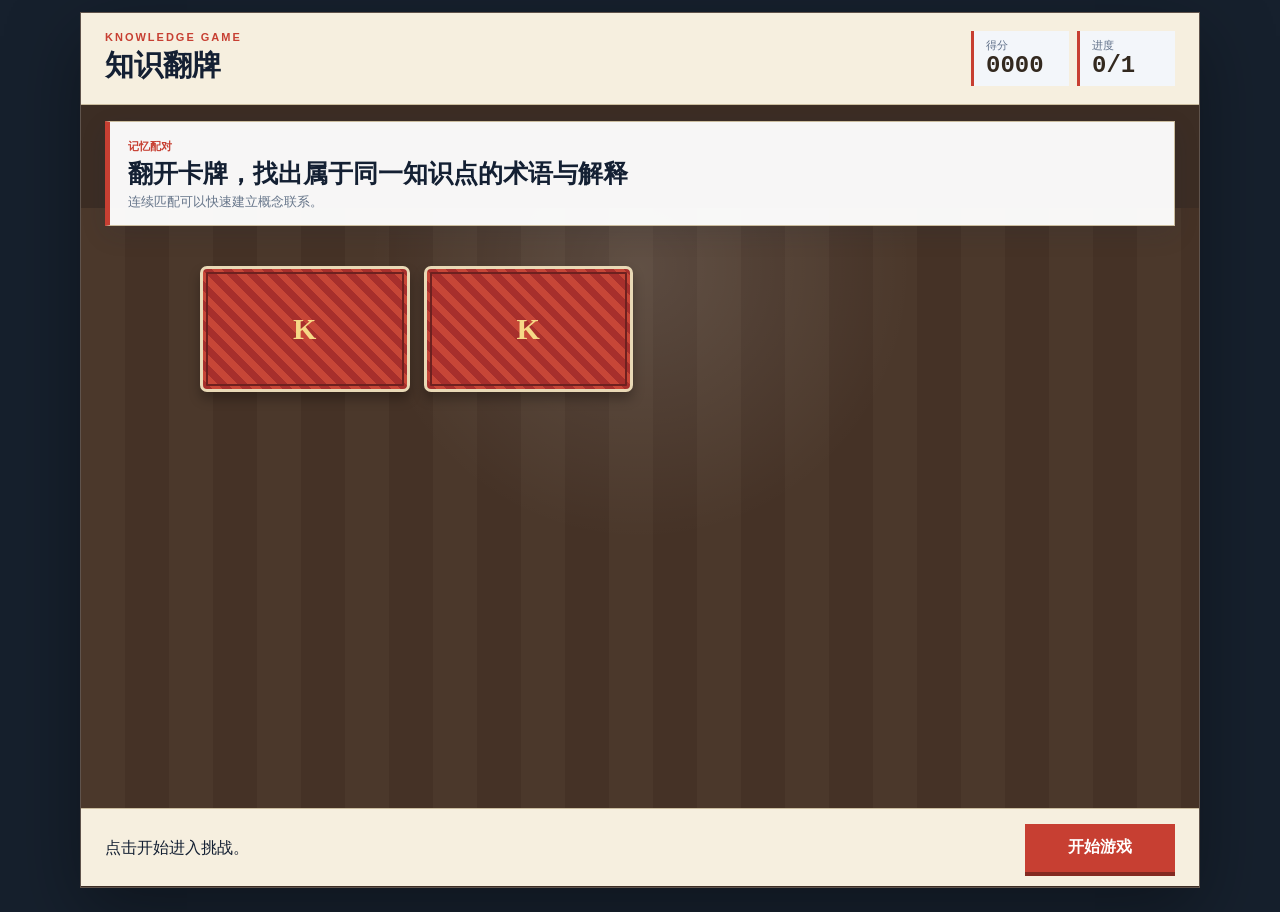
<file: skills/course-game-builder/assets/standalone-classic-template/index.html>
<!doctype html>
<html lang="zh-CN">
<head>
  <meta charset="utf-8">
  <meta name="viewport" content="width=device-width, initial-scale=1">
  <title>知识小游戏</title>
  <link rel="stylesheet" href="./styles.css">
</head>
<body>
  <main id="app" class="game-shell">
    <header class="topbar">
      <div><p id="kicker">KNOWLEDGE GAME</p><h1 id="title">知识小游戏</h1></div>
      <div class="hud"><span>得分<strong id="score">0000</strong></span><span>进度<strong id="progress">0/0</strong></span></div>
    </header>
    <section class="mission"><span id="mission-tag">任务</span><h2 id="prompt">准备开始</h2><p id="hint"></p></section>
    <section id="stage" class="stage"></section>
    <footer class="footer"><p id="feedback" aria-live="polite">点击开始进入挑战。</p><button id="action" type="button">开始游戏</button></footer>
  </main>
  <dialog id="quiz-dialog"><div class="dialog-inner"><p class="dialog-tag">ANSWER TO MOVE</p><h2 id="dialog-prompt"></h2><div id="dialog-options"></div><button id="dialog-close" type="button">取消</button></div></dialog>
  <script src="./game-data.js"></script>
  <script src="./game.js"></script>
</body>
</html>
</file>
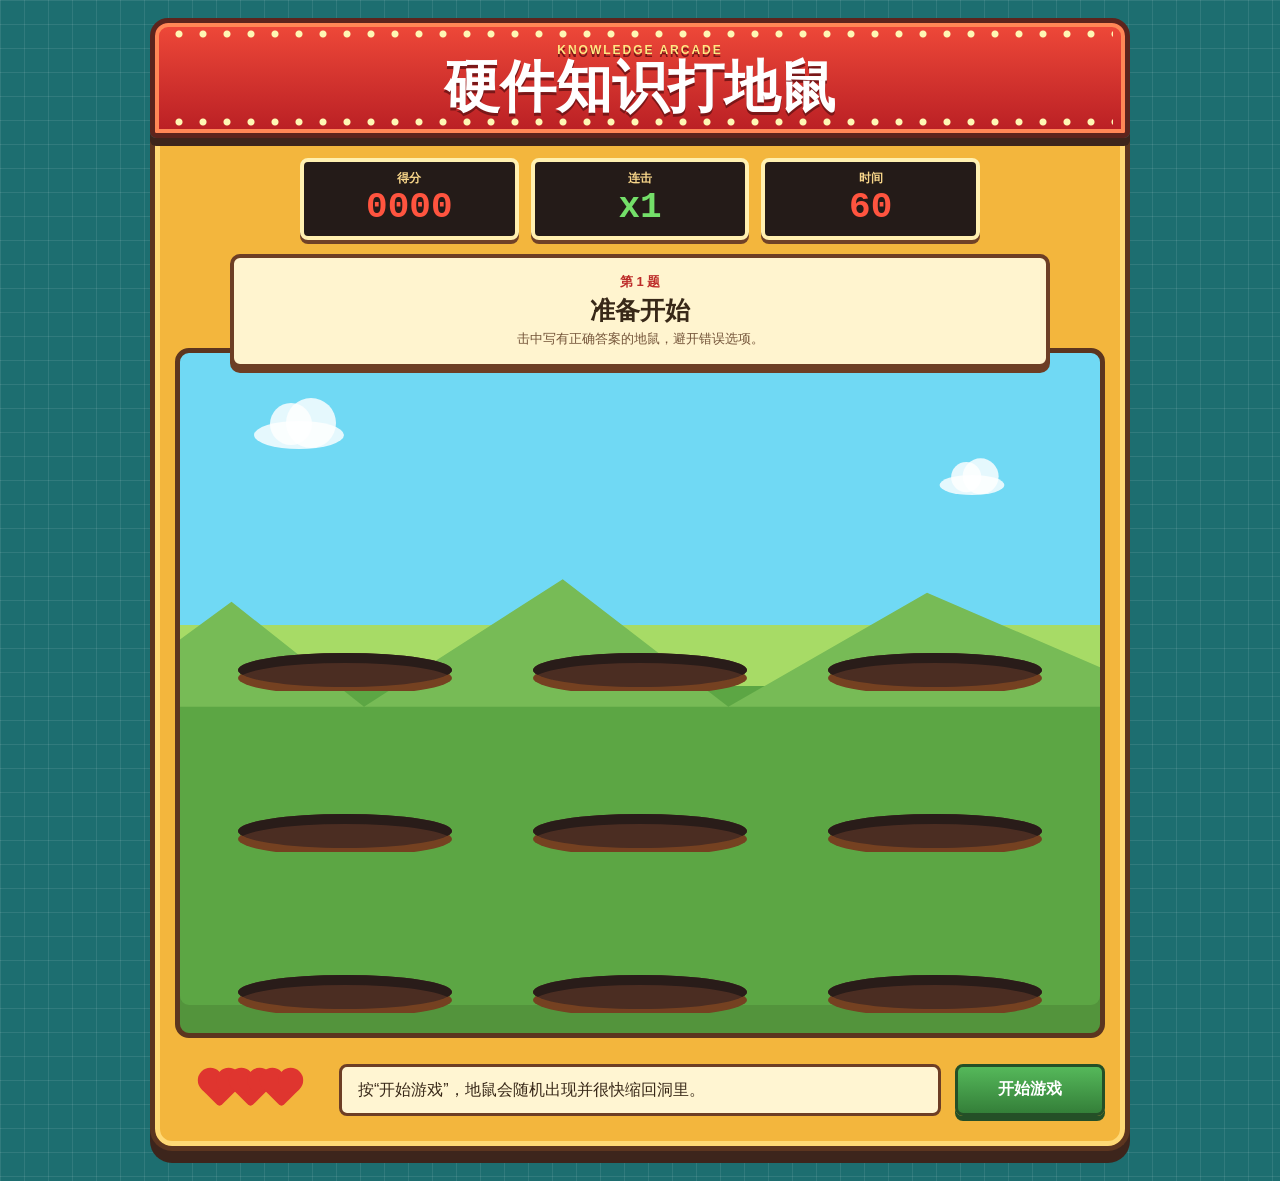
<file: skills/course-game-builder/assets/whack-a-mole-template/index.html>
<!doctype html>
<html lang="zh-CN">
<head>
  <meta charset="utf-8">
  <meta name="viewport" content="width=device-width, initial-scale=1">
  <title>知识打地鼠</title>
  <link rel="stylesheet" href="./styles.css">
</head>
<body>
  <main class="game">
    <header class="marquee">
      <div class="marquee-bulbs" aria-hidden="true"></div>
      <p>KNOWLEDGE ARCADE</p>
      <h1 id="game-title">知识打地鼠</h1>
      <div class="marquee-bulbs bottom" aria-hidden="true"></div>
    </header>

    <section class="cabinet" aria-label="知识打地鼠游戏机">
      <div class="hud">
        <div><span>得分</span><strong id="score">0000</strong></div>
        <div class="combo"><span>连击</span><strong id="combo">x1</strong></div>
        <div><span>时间</span><strong id="time">60</strong></div>
      </div>

      <div class="mission">
        <span id="round-label">第 1 题</span>
        <h2 id="prompt">准备开始</h2>
        <p id="instruction">击中写有正确答案的地鼠，避开错误选项。</p>
      </div>

      <div class="field" id="field">
        <div class="cloud cloud-a"></div>
        <div class="cloud cloud-b"></div>
        <div class="hills"></div>
        <div class="holes" id="holes" aria-label="九个地鼠洞"></div>
        <div class="mallet" id="mallet" aria-hidden="true">
          <span class="mallet-head"></span><span class="mallet-handle"></span>
        </div>
      </div>

      <div class="status" aria-live="polite">
        <div class="lives" id="lives" aria-label="剩余机会"></div>
        <p id="feedback">按“开始游戏”，地鼠会随机出现并很快缩回洞里。</p>
        <button id="start" type="button">开始游戏</button>
      </div>
    </section>

    <dialog id="result">
      <div class="result-badge">ROUND CLEAR</div>
      <h2 id="result-title">本轮结束</h2>
      <p id="result-summary"></p>
      <button id="replay" type="button">再玩一次</button>
    </dialog>
  </main>
  <script src="./game-data.js"></script>
  <script src="./game.js"></script>
</body>
</html>
</file>
<file: skills/course-game-builder/assets/standalone-classic-template/styles.css>
:root { --ink:#142033; --paper:#f5f7fb; --line:#d6dfec; --accent:#e5484d; --panel:#fff; }
* { box-sizing:border-box; }
body { margin:0; min-height:100vh; color:var(--ink); background:#16202d; font-family:"Microsoft YaHei","PingFang SC",Arial,sans-serif; }
button { font:inherit; }
.game-shell { width:min(1120px,calc(100% - 24px)); min-height:calc(100vh - 24px); margin:12px auto; overflow:hidden; background:var(--paper); border:1px solid rgba(255,255,255,.18); box-shadow:0 24px 70px rgba(0,0,0,.34); }
.topbar { min-height:92px; display:flex; align-items:center; justify-content:space-between; gap:18px; padding:18px 24px; background:#fff; border-bottom:1px solid var(--line); }
#kicker { margin:0 0 3px; color:var(--accent); font-size:11px; font-weight:900; letter-spacing:2px; }
h1,h2,p { margin-top:0; }
h1 { margin-bottom:0; font-size:29px; letter-spacing:0; }
h2 { letter-spacing:0; }
.hud { display:flex; gap:8px; }
.hud span { min-width:98px; padding:7px 12px; border-left:3px solid var(--accent); background:#f3f6fa; color:#607089; font-size:11px; }
.hud strong { display:block; color:var(--ink); font:800 24px/1.1 Consolas,monospace; }
.mission { position:relative; z-index:8; margin:16px 24px -18px; padding:14px 18px; background:rgba(255,255,255,.96); border:1px solid var(--line); border-left:5px solid var(--accent); box-shadow:0 8px 24px rgba(25,45,70,.12); }
.mission span { color:var(--accent); font-size:11px; font-weight:900; }
.mission h2 { margin:3px 0; font-size:clamp(18px,3vw,25px); }
.mission p { margin:0; color:#66758a; font-size:13px; }
.stage { position:relative; min-height:600px; overflow:hidden; }
.footer { display:grid; grid-template-columns:1fr 150px; gap:14px; align-items:center; min-height:78px; padding:12px 24px; background:#fff; border-top:1px solid var(--line); }
.footer p { margin:0; line-height:1.45; }
.footer button,.primary { min-height:48px; color:#fff; background:var(--accent); border:0; padding:0 18px; font-weight:900; cursor:pointer; box-shadow:0 4px 0 color-mix(in srgb,var(--accent),#000 34%); }
.footer button:active,.primary:active { transform:translateY(3px); box-shadow:0 1px 0 color-mix(in srgb,var(--accent),#000 34%); }
.review-overlay { position:absolute; z-index:20; inset:0; display:grid; place-items:center; padding:20px; background:rgba(9,20,32,.38); }
.review-card { width:min(520px,calc(100% - 24px)); padding:22px; color:var(--ink); background:rgba(255,255,255,.97); border:1px solid var(--line); box-shadow:0 18px 40px rgba(0,0,0,.26); }
.review-card strong { display:block; margin-bottom:8px; color:var(--accent); font-size:13px; }
.review-card p { margin:0 0 16px; line-height:1.55; }
.review-card button { width:100%; min-height:46px; color:#fff; background:var(--accent); border:0; font-weight:900; cursor:pointer; }
.empty-state { display:grid; place-items:center; min-height:360px; color:#fff; font-weight:800; }

/* Memory: tactile tabletop */
.mode-memory { --paper:#efe6d2; --ink:#33291f; --line:#cbbd9f; --accent:#c73f32; background:#3c2d24; }
.mode-memory .topbar,.mode-memory .footer { background:#f6efdf; }
.mode-memory .stage { padding:58px 5% 30px; background:radial-gradient(circle at 50% 10%,rgba(255,255,255,.12),transparent 35%),repeating-linear-gradient(90deg,#4b382b 0 44px,#453226 44px 88px); }
.memory-grid { max-width:880px; margin:0 auto; display:grid; grid-template-columns:repeat(4,1fr); gap:14px; perspective:1100px; }
.memory-card { position:relative; min-height:126px; padding:0; border:0; background:transparent; cursor:pointer; transform-style:preserve-3d; transition:transform .5s cubic-bezier(.2,.8,.2,1); }
.memory-card.open,.memory-card.matched { transform:rotateY(180deg); }
.card-face { position:absolute; inset:0; display:grid; place-items:center; padding:12px; backface-visibility:hidden; border-radius:7px; border:3px solid #e9d9b6; box-shadow:0 7px 12px rgba(0,0,0,.28); font-weight:800; line-height:1.35; }
.card-back { color:#f6d987; background:repeating-linear-gradient(45deg,#a72f2c 0 7px,#c74637 7px 14px); outline:2px solid #6e211f; outline-offset:-8px; font:900 30px Georgia,serif; }
.card-front { transform:rotateY(180deg); color:#3a2e23; background:linear-gradient(145deg,#fffdf4,#eadfc8); }
.memory-card.matched .card-front { box-shadow:0 0 0 3px #6fbd79,0 8px 16px rgba(0,0,0,.25); }

/* Tic-tac-toe: neon arena */
.mode-tictactoe { --paper:#0b1020; --panel:#101936; --ink:#eef7ff; --line:#23345f; --accent:#ff3d92; background:#050711; }
.mode-tictactoe .topbar,.mode-tictactoe .footer { background:#0c142a; }
.mode-tictactoe .hud span { background:#111d3d; }
.mode-tictactoe h1,.mode-tictactoe .footer { color:#eef7ff; }
.mode-tictactoe .stage { padding:60px 20px 30px; background:linear-gradient(rgba(24,46,92,.25) 1px,transparent 1px),linear-gradient(90deg,rgba(24,46,92,.25) 1px,transparent 1px),radial-gradient(circle at 50% 50%,#182a59,#070a16 65%); background-size:36px 36px,36px 36px,auto; }
.ttt-board { width:min(520px,88vw); aspect-ratio:1; margin:0 auto; display:grid; grid-template-columns:repeat(3,1fr); gap:9px; padding:12px; background:#080d1c; border:2px solid #24d9ff; box-shadow:0 0 26px rgba(36,217,255,.34),inset 0 0 24px rgba(255,61,146,.16); }
.ttt-cell { border:1px solid #314b82; color:#fff; background:rgba(19,33,70,.72); font-size:clamp(46px,10vw,88px); font-weight:300; cursor:pointer; text-shadow:0 0 18px currentColor; }
.ttt-cell.x { color:#24d9ff; }
.ttt-cell.o { color:#ff3d92; }
.ttt-cell:hover { background:#1a2c5b; }

/* Flappy: continuous side scroller */
.mode-flappy { --paper:#dff6ff; --ink:#15344b; --line:#8bc8dd; --accent:#f2554a; background:#61bcdc; }
.mode-flappy .stage { min-height:620px; background:linear-gradient(#65d5f0 0 72%,#d3ea7b 72% 78%,#69b94d 78%); }
.flappy-cloud { position:absolute; width:150px; height:48px; border-radius:50%; background:rgba(255,255,255,.76); filter:blur(.2px); }
.flappy-cloud::before,.flappy-cloud::after { content:""; position:absolute; background:inherit; border-radius:50%; }
.flappy-cloud::before { width:84px; height:70px; left:23px; top:-28px; }
.flappy-cloud::after { width:96px; height:62px; right:12px; top:-18px; }
.cloud-one { left:8%; top:18%; animation:cloud-drift 14s linear infinite; }
.cloud-two { right:9%; top:31%; transform:scale(.7); animation:cloud-drift 18s linear infinite reverse; }
.scroll-hills { position:absolute; inset:auto -10% 0; height:29%; background:#59ac48; clip-path:polygon(0 100%,0 76%,12% 20%,23% 78%,37% 8%,52% 80%,68% 28%,81% 78%,94% 13%,100% 66%,100% 100%); animation:land-scroll 8s linear infinite; }
.bird { position:absolute; z-index:5; left:16%; top:0; width:72px; height:54px; border-radius:52% 55% 48% 50%; background:#ffd343; border:4px solid #6c4314; box-shadow:inset 0 8px #fff07b,0 8px 0 rgba(0,0,0,.12); transform-origin:center; }
.bird::before { content:""; position:absolute; right:-20px; top:19px; border-left:24px solid #f36d43; border-top:10px solid transparent; border-bottom:10px solid transparent; }
.bird::after { content:""; position:absolute; left:12px; top:19px; width:24px; height:18px; border-radius:50%; background:#f0a52f; transform-origin:right; animation:wing .34s ease-in-out infinite alternate; }
.bird.crashed { filter:grayscale(.4); animation:bird-crash .7s ease-in forwards; }
.bird.passed { filter:drop-shadow(0 0 12px #fff); }
.judge-wall { position:absolute; z-index:4; top:0; left:0; width:126px; height:100%; background:linear-gradient(90deg,#176d39,#52c765 48%,#18743c); border-inline:5px solid #0f512d; box-shadow:0 0 25px rgba(0,0,0,.24); will-change:transform,opacity; }
.judge-wall::before { content:""; position:absolute; inset:0; background:repeating-linear-gradient(0deg,transparent 0 54px,rgba(255,255,255,.12) 54px 59px); }
.judge-door { position:absolute; z-index:2; left:-12px; width:140px; height:136px; display:grid; place-items:center; background:#65d5f0; border:6px solid #0f512d; border-radius:16px; box-shadow:inset 0 0 0 5px #8de8f7; }
.judge-door span { display:grid; place-items:center; width:72px; height:72px; color:#fff; background:#153e55; border:5px solid #fff; border-radius:50%; font-size:34px; font-weight:900; box-shadow:0 6px 0 rgba(0,0,0,.22); }
.door-yes { top:calc(30% - 68px); }
.door-no { top:calc(70% - 68px); }
.wall-hit { animation:wall-shake .4s ease; }
.wall-pass { filter:drop-shadow(0 0 16px #fff68a); }
.wall-exit { opacity:0; transition:opacity .22s ease,filter .22s ease; }

/* Shooter: vertical arcade */
.mode-shooter { --paper:#07111e; --ink:#edf8ff; --line:#1c3855; --accent:#ffbd2e; background:#020610; }
.mode-shooter .topbar,.mode-shooter .footer { background:#081827; }
.mode-shooter h1,.mode-shooter .footer { color:#edf8ff; }
.mode-shooter .stage { min-height:680px; background:#020610; }
.battlefield { position:absolute; inset:0; overflow:hidden; background:radial-gradient(ellipse at 18% 25%,#2b895d 0 8%,#165f4b 9%,transparent 17%),radial-gradient(ellipse at 80% 28%,#3da064 0 7%,#16614f 8%,transparent 15%),radial-gradient(ellipse at 16% 78%,#41a667 0 9%,#135342 10%,transparent 18%),radial-gradient(ellipse at 78% 78%,#2e8a5c 0 7%,#125140 8%,transparent 16%),linear-gradient(90deg,#061322 0,#09101b 22%,#030609 50%,#09101b 78%,#061322 100%); }
.battlefield::before { content:""; position:absolute; inset:-10% 31%; background:repeating-linear-gradient(180deg,rgba(60,235,255,.0) 0 70px,rgba(60,235,255,.72) 72px 140px,rgba(60,235,255,.0) 142px 220px); filter:blur(2px) drop-shadow(0 0 16px #36e8ff); animation:beam-scroll 1.4s linear infinite; }
.battlefield::after { content:""; position:absolute; inset:0; background:radial-gradient(circle,#fff 0 1px,transparent 2px) 0 0/58px 58px,linear-gradient(rgba(255,255,255,.05),transparent 26%,rgba(255,255,255,.08)); opacity:.62; pointer-events:none; }
.enemy-craft { position:absolute; z-index:3; width:24%; min-height:144px; padding:0; overflow:visible; color:#fff8d8; background:transparent; border:0; cursor:crosshair; font-weight:900; line-height:1.25; text-shadow:0 2px 2px rgba(0,0,0,.75); filter:drop-shadow(0 12px 10px rgba(0,0,0,.5)); animation:enemy-glow 1.8s ease-in-out infinite alternate; }
.enemy-craft::before { content:""; position:absolute; inset:0 5%; background:radial-gradient(ellipse at 50% 16%,#efffff 0 7%,#58e8ff 8% 14%,transparent 15%),linear-gradient(90deg,transparent 0 13%,#ff7c2c 14% 25%,#fff3d8 26% 34%,#2ad4ff 35% 50%,#fff3d8 51% 64%,#ff7c2c 65% 76%,transparent 77%),linear-gradient(180deg,#ffef71 0 12%,#f94f2e 13% 44%,#8b1538 45% 100%); clip-path:polygon(50% 0,60% 16%,82% 18%,72% 36%,97% 54%,72% 61%,84% 95%,55% 77%,50% 100%,45% 77%,16% 95%,28% 61%,3% 54%,28% 36%,18% 18%,40% 16%); box-shadow:inset 0 0 0 2px rgba(255,255,255,.28),0 0 0 2px rgba(255,222,92,.7); }
.enemy-craft::after { content:""; position:absolute; left:34%; right:34%; bottom:-12px; height:20px; border-radius:50% 50% 60% 60%; background:linear-gradient(#fff48a,#ff802f 45%,rgba(255,75,35,.1)); filter:blur(.3px); box-shadow:0 0 15px #ff7c2c,0 0 30px rgba(49,224,255,.45); }
.enemy-craft span { position:absolute; z-index:2; left:14%; right:14%; top:46%; display:-webkit-box; max-height:58px; overflow:hidden; -webkit-line-clamp:3; -webkit-box-orient:vertical; color:#fff; background:linear-gradient(180deg,rgba(13,45,70,.93),rgba(4,16,30,.92)); border:1px solid rgba(156,239,255,.9); padding:7px 8px; border-radius:10px; box-shadow:inset 0 0 0 1px rgba(255,255,255,.16),0 3px 10px rgba(0,0,0,.35); }
.enemy-craft.destroyed { pointer-events:none; animation:enemy-burst .48s ease forwards; }
.enemy-craft.protected { animation:shield-hit .55s ease; box-shadow:0 0 0 6px rgba(84,222,255,.42); }
.battlefield .player-ship { position:absolute; z-index:4; width:88px; height:106px; bottom:auto; transform:none; transition:none; }
.player-ship { position:absolute; left:calc(50% - 58px); bottom:40px; width:116px; height:130px; background:linear-gradient(90deg,#ffc22c 0 18%,#176fae 19% 35%,#ecfbff 36% 52%,#176fae 53% 81%,#ffc22c 82%); clip-path:polygon(50% 0,66% 40%,100% 72%,69% 68%,61% 100%,39% 100%,31% 68%,0 72%,34% 40%); filter:drop-shadow(0 0 18px #3bc9ff); }
.player-ship::after { content:""; position:absolute; left:39%; right:39%; bottom:-16px; height:30px; border-radius:50%; background:#32e8ff; filter:blur(4px); box-shadow:0 0 20px #32e8ff; }
.shot { position:absolute; z-index:5; width:7px; height:42px; border-radius:4px; background:#52f4ff; box-shadow:0 0 16px #52f4ff,0 0 28px #15bfff; }

/* Puzzle: interlocking board */
.mode-puzzle { --paper:#eef2ea; --ink:#233128; --line:#b8c8b7; --accent:#2d8562; background:#24352d; }
.mode-puzzle .stage { padding:62px 4% 30px; background:linear-gradient(rgba(255,255,255,.05) 1px,transparent 1px),linear-gradient(90deg,rgba(255,255,255,.05) 1px,transparent 1px),#31493d; background-size:28px 28px; }
.jigsaw-workbench { display:grid; grid-template-columns:1.02fr .98fr; gap:26px; align-items:start; min-height:500px; }
.loose-pieces { min-height:500px; display:grid; grid-template-columns:repeat(2,minmax(0,1fr)); gap:16px; align-content:start; padding:22px; background:linear-gradient(135deg,#e7d6af,#c79b69); border:10px solid #7b5130; box-shadow:inset 0 0 30px rgba(74,46,24,.26),0 12px 24px rgba(0,0,0,.28); }
.jigsaw-piece { position:relative; min-height:150px; padding:0; border:0; color:#243128; background:transparent; cursor:grab; transform:rotate(var(--tilt)); filter:drop-shadow(0 10px 7px rgba(41,31,19,.26)); transition:transform .18s ease,filter .18s ease,opacity .2s ease; }
.jigsaw-piece:hover,.jigsaw-piece.selected { transform:translateY(-6px) rotate(var(--tilt)); filter:drop-shadow(0 16px 10px rgba(41,31,19,.32)); }
.jigsaw-piece.selected { outline:4px solid #ffe077; outline-offset:-8px; }
.jigsaw-piece.placed { opacity:.18; pointer-events:none; }
.piece-svg { position:absolute; inset:-14px -12px; width:calc(100% + 24px); height:calc(100% + 28px); overflow:visible; }
.piece-label { position:absolute; inset:28px 26px 22px; display:grid; place-items:center; text-align:center; pointer-events:none; }
.piece-label strong { display:block; margin-bottom:6px; font-size:16px; line-height:1.25; }
.piece-label small { display:-webkit-box; overflow:hidden; -webkit-line-clamp:3; -webkit-box-orient:vertical; font-size:12px; line-height:1.35; }
.puzzle-board { position:relative; width:min(100%,500px); aspect-ratio:4/3; margin:0 auto; padding:20px; background:#faf8f0; border:14px solid #232323; box-shadow:inset 0 0 0 2px #f5f1e7,0 12px 28px rgba(0,0,0,.35); }
.puzzle-board::before { content:""; position:absolute; inset:20px; background:linear-gradient(#202020 0 3px,transparent 3px),linear-gradient(90deg,#202020 0 3px,transparent 3px); background-size:50% 50%; opacity:.35; }
.puzzle-slot { position:absolute; width:50%; height:50%; padding:0; border:0; background:transparent; cursor:pointer; opacity:.68; }
.slot-0 { left:0; top:0; }
.slot-1 { left:50%; top:0; }
.slot-2 { left:0; top:50%; }
.slot-3 { left:50%; top:50%; }
.puzzle-slot .piece-svg path:first-child { fill:rgba(255,255,255,.38); stroke:#232323; stroke-dasharray:8 7; }
.puzzle-slot .piece-label { color:#475048; opacity:.62; }
.puzzle-slot.over { opacity:1; filter:drop-shadow(0 0 14px rgba(255,217,79,.8)); }
.puzzle-slot.filled { opacity:1; animation:piece-snap .32s ease; z-index:2; }
.puzzle-slot.filled .piece-label { opacity:1; color:#233128; }
.puzzle-slot.filled .piece-svg path:first-child { stroke-dasharray:0; }
.puzzle-slot.reject { animation:slot-reject .35s ease; filter:drop-shadow(0 0 12px rgba(214,66,54,.85)); }

dialog { width:min(640px,calc(100% - 24px)); padding:0; border:1px solid var(--line); color:var(--ink); background:var(--panel); }
.dialog-inner { padding:24px; }
.dialog-tag { color:var(--accent); font-size:11px; font-weight:900; }
.dialog-inner h2 { line-height:1.35; }
.dialog-inner button { width:100%; min-height:48px; margin-top:8px; border:1px solid var(--line); background:#f5f7fb; cursor:pointer; }
.dialog-inner .correct { border-color:#3c9d6b; }
.dialog-inner .wrong { border-color:#d44b4b; }

@keyframes wing { to { transform:rotate(-35deg); } }
@keyframes land-scroll { to { transform:translateX(-12%); } }
@keyframes cloud-drift { to { margin-left:46px; } }
@keyframes bird-crash { to { transform:translateY(560px) rotate(120deg); opacity:.4; } }
@keyframes wall-shake { 25% { margin-left:-12px; } 50% { margin-left:12px; } 75% { margin-left:-7px; } }
@keyframes beam-scroll { to { transform:translateY(220px); } }
@keyframes enemy-glow { to { filter:brightness(1.12) drop-shadow(0 0 12px rgba(75,196,255,.65)); } }
@keyframes enemy-burst { 45% { transform:scale(1.22); filter:brightness(2) drop-shadow(0 0 22px #ffb52e); } to { transform:scale(.1) rotate(28deg); opacity:0; } }
@keyframes shield-hit { 50% { filter:brightness(2); transform:scale(1.05); } }
@keyframes piece-snap { from { transform:scale(.82) rotate(-4deg); opacity:.5; } }
@keyframes slot-reject { 25% { transform:translateX(-7px); } 75% { transform:translateX(7px); } }

@media(max-width:700px) {
  .game-shell { width:calc(100% - 8px); margin:4px auto; }
  .topbar { padding:12px; align-items:flex-start; }
  .hud { gap:3px; }
  .hud span { min-width:72px; padding:5px; }
  .mission { margin:10px 10px -14px; padding:10px; }
  .stage { min-height:600px; }
  .footer { grid-template-columns:1fr 112px; padding:10px; }
  h1 { font-size:20px; }
  .memory-grid { grid-template-columns:repeat(3,1fr); gap:8px; }
  .memory-card { min-height:105px; }
  .judge-wall { width:96px; }
  .judge-door { width:108px; height:116px; }
  .judge-door span { width:58px; height:58px; font-size:26px; }
  .door-yes { top:calc(30% - 58px); }
  .door-no { top:calc(70% - 58px); }
  .enemy-craft { width:38%; min-height:132px; font-size:11px; }
  .jigsaw-workbench { grid-template-columns:1fr; }
  .loose-pieces { min-height:0; grid-template-columns:repeat(2,minmax(0,1fr)); padding:14px; gap:12px; }
  .jigsaw-piece { min-height:132px; }
  .piece-label { inset:26px 20px 18px; }
  .piece-label strong { font-size:14px; }
  .piece-label small { font-size:11px; -webkit-line-clamp:2; }
  .puzzle-board { width:min(100%,420px); }
}
</file>
<file: skills/course-game-builder/assets/whack-a-mole-template/styles.css>
:root {
  --ink: #382818;
  --cream: #fff4cf;
  --red: #db382f;
  --yellow: #ffd544;
  --green: #459e4c;
  --grass: #68bd4f;
  --soil: #9c5b31;
  --dark-soil: #4b2d22;
}
* { box-sizing: border-box; }
html, body { min-height: 100%; }
body {
  margin: 0;
  color: var(--ink);
  background:
    linear-gradient(rgba(255,255,255,.09) 1px, transparent 1px),
    linear-gradient(90deg, rgba(255,255,255,.09) 1px, transparent 1px),
    #1d6e70;
  background-size: 24px 24px;
  font-family: "Microsoft YaHei", "PingFang SC", Arial, sans-serif;
}
button { font: inherit; }
.game { width: min(980px, calc(100% - 24px)); margin: 18px auto 30px; }
.marquee {
  position: relative;
  z-index: 2;
  padding: 20px 24px 18px;
  text-align: center;
  color: white;
  background: linear-gradient(#ef4939, #b91f24);
  border: 5px solid #5c241d;
  border-radius: 18px 18px 6px 6px;
  box-shadow: 0 8px 0 #3d251c, inset 0 0 0 4px #ff8756;
  text-shadow: 0 3px 0 #7a1718;
}
.marquee p { margin: 0; color: #ffe883; font-size: 12px; font-weight: 900; letter-spacing: 2px; }
.marquee h1 { margin: 2px 0 0; font-size: clamp(30px, 6vw, 56px); line-height: 1; letter-spacing: 0; }
.marquee-bulbs {
  position: absolute;
  inset: 7px 12px auto;
  height: 8px;
  background: radial-gradient(circle, #fff7b3 0 3px, transparent 4px) 0 0 / 24px 8px repeat-x;
}
.marquee-bulbs.bottom { inset: auto 12px 7px; }
.cabinet {
  padding: 20px;
  background: #f3b63d;
  border: 5px solid #5c351f;
  border-top: 0;
  border-radius: 0 0 22px 22px;
  box-shadow: 0 12px 0 #3d251c, inset 0 0 0 5px #ffd976;
}
.hud { display: grid; grid-template-columns: repeat(3, 1fr); gap: 12px; max-width: 680px; margin: 0 auto 14px; }
.hud div {
  min-width: 0;
  padding: 8px 14px;
  text-align: center;
  background: #241b18;
  border: 4px solid #fff0b0;
  border-radius: 8px;
  box-shadow: 0 4px 0 #704227;
}
.hud span { display: block; color: #f8d68a; font-size: 12px; font-weight: 800; }
.hud strong { display: block; color: #ff543f; font-family: Consolas, monospace; font-size: clamp(24px, 4vw, 36px); letter-spacing: 0; }
.hud .combo strong { color: #74df69; }
.mission {
  position: relative;
  z-index: 3;
  max-width: 820px;
  margin: 0 auto -20px;
  padding: 14px 24px 16px;
  text-align: center;
  background: var(--cream);
  border: 4px solid #6d3e25;
  border-radius: 10px;
  box-shadow: 0 5px 0 #6d3e25;
}
.mission span { color: #bd2c29; font-size: 13px; font-weight: 900; }
.mission h2 { margin: 3px 0 2px; font-size: clamp(17px, 3vw, 25px); line-height: 1.35; letter-spacing: 0; }
.mission p { margin: 0; color: #745439; font-size: 13px; }
.field {
  position: relative;
  min-height: 690px;
  overflow: hidden;
  background: linear-gradient(#70d9f4 0 40%, #a7db66 40% 49%, #5ca644 49% 100%);
  border: 5px solid #5c351f;
  border-radius: 14px;
  box-shadow: inset 0 -28px rgba(53,84,35,.22);
}
.cloud, .cloud::before, .cloud::after { position: absolute; background: rgba(255,255,255,.82); border-radius: 50%; }
.cloud { top: 68px; width: 90px; height: 28px; }
.cloud::before, .cloud::after { content: ""; }
.cloud::before { width: 42px; height: 42px; left: 16px; bottom: 4px; }
.cloud::after { width: 50px; height: 50px; right: 8px; bottom: 1px; }
.cloud-a { left: 8%; }
.cloud-b { right: 9%; top: 118px; transform: scale(.72); }
.hills { position: absolute; inset: 30% -10% auto; height: 150px; background: #77bb56; clip-path: polygon(0 100%, 13% 30%, 25% 100%, 43% 15%, 58% 100%, 76% 24%, 100% 100%); }
.holes {
  position: absolute;
  inset: 190px 5% 20px;
  display: grid;
  grid-template-columns: repeat(3, minmax(0, 1fr));
  gap: 12px 7%;
}
.hole {
  position: relative;
  min-width: 0;
  overflow: hidden;
}
.hole::after {
  content: "";
  position: absolute;
  z-index: 1;
  left: 5%;
  right: 5%;
  bottom: 4px;
  height: 34px;
  border-radius: 50%;
  background: var(--dark-soil);
  box-shadow: inset 0 10px 0 #291c19, 0 8px 0 #754121;
}
.mole {
  position: absolute;
  z-index: 2;
  left: 50%;
  bottom: -190px;
  width: min(190px, 98%);
  height: 178px;
  transform: translateX(-50%);
  transition: bottom .18s cubic-bezier(.25,.8,.25,1);
  cursor: pointer;
  border: 0;
  background: transparent;
  padding: 0;
}
.mole::before {
  content: "";
  position: absolute;
  inset: 0;
  background: url("./art/mole-sprites.png") 0 0 / 200% 200% no-repeat;
  filter: drop-shadow(0 5px 2px rgba(62, 33, 18, .25));
}
.mole.hit::before { background-position: 0 100%; }
.mole.up { bottom: 14px; }
.mole.hit { animation: bonk .32s ease; }
.mole-face {
  display: none;
  position: absolute;
  inset: 3px 17px 22px;
  border: 4px solid #55301f;
  border-radius: 52% 52% 42% 42%;
  background: #9b6038;
  box-shadow: inset 0 8px 0 #bc8254;
}
.ear { display: none; position: absolute; top: 23px; width: 30px; height: 34px; background: #89512f; border: 4px solid #55301f; border-radius: 50%; }
.ear.left { left: 2px; }.ear.right { right: 2px; }
.eye { position: absolute; top: 38px; width: 10px; height: 15px; background: #211912; border-radius: 50%; }
.eye.left { left: 44px; }.eye.right { right: 44px; }
.snout { position: absolute; left: 50%; top: 55px; width: 58px; height: 44px; transform: translateX(-50%); background: #d9a574; border-radius: 50%; }
.nose { position: absolute; left: 50%; top: 5px; width: 18px; height: 13px; transform: translateX(-50%); background: #34211b; border-radius: 50%; }
.tooth { position: absolute; top: 25px; width: 12px; height: 16px; background: #fff8dc; border: 2px solid #6b4635; }
.tooth.left { left: 17px; }.tooth.right { right: 17px; }
.answer {
  position: absolute;
  z-index: 4;
  left: 9%;
  right: 9%;
  bottom: 15px;
  height: 56px;
  display: flex;
  align-items: center;
  justify-content: center;
  padding: 5px 9px;
  overflow: hidden;
  color: #392519;
  text-align: center;
  background: linear-gradient(#fff9df, #f4d891);
  border: 3px solid #5a321f;
  border-radius: 10px;
  box-shadow: inset 0 2px 0 rgba(255,255,255,.8), 0 3px 0 #6f3e21;
  font-size: clamp(10px, 1.35vw, 14px);
  font-weight: 900;
  line-height: 1.12;
  word-break: break-word;
  overflow-wrap: anywhere;
  hyphens: auto;
}
.mole.correct .answer { background: linear-gradient(#b8f58a, #73cf55); }
.mole.wrong .answer { background: #ff776e; color: #57130f; }
.mallet {
  position: absolute;
  z-index: 10;
  width: 150px;
  height: 150px;
  left: 0;
  top: 0;
  pointer-events: none;
  transform: translate(-42%, -72%) rotate(-36deg);
  transform-origin: 64% 76%;
  visibility: hidden;
  opacity: 0;
  filter: drop-shadow(0 12px 8px rgba(35, 20, 12, .34));
}
.mallet.swing { visibility: visible; opacity: 1; animation: swing .28s cubic-bezier(.16,.92,.24,1); }
.mallet::after {
  content: "";
  position: absolute;
  left: 9px;
  top: 43px;
  width: 104px;
  height: 18px;
  border-radius: 999px;
  background: rgba(255, 244, 186, .46);
  transform: rotate(8deg);
  opacity: 0;
}
.mallet.swing::after { animation: impact-glow .28s ease-out; }
.mallet-head {
  position: absolute;
  left: 5px;
  top: 18px;
  width: 112px;
  height: 44px;
  border: 4px solid #364047;
  border-radius: 11px;
  background:
    linear-gradient(180deg, rgba(255,255,255,.86) 0 13%, transparent 14%),
    linear-gradient(90deg, #8d9aa2 0 12%, #dbe4e8 13% 45%, #9daab0 46% 72%, #66727a 73% 100%);
  box-shadow:
    inset 0 -8px rgba(36, 45, 50, .25),
    0 4px 0 #1f272c;
}
.mallet-head::before,
.mallet-head::after {
  content: "";
  position: absolute;
  top: 5px;
  bottom: 5px;
  width: 20px;
  border: 3px solid #364047;
  background: linear-gradient(180deg, #f7fbfd, #8b979f);
  box-shadow: inset 0 -5px rgba(35, 44, 49, .22);
}
.mallet-head::before { left: -19px; border-radius: 12px 5px 5px 12px; }
.mallet-head::after { right: -19px; border-radius: 5px 12px 12px 5px; }
.mallet-handle {
  position: absolute;
  width: 24px;
  height: 104px;
  left: 60px;
  top: 56px;
  border: 4px solid #5a321b;
  border-radius: 12px;
  background:
    linear-gradient(90deg, rgba(255,255,255,.38), transparent 42%),
    linear-gradient(180deg, #f2bf71 0, #c77a35 64%, #8f4f26 100%);
  transform: rotate(-10deg);
  transform-origin: top;
  box-shadow: inset -4px 0 rgba(80, 40, 16, .22), 0 3px 0 #2d180c;
}
.mallet-handle::after {
  content: "";
  position: absolute;
  left: -6px;
  right: -6px;
  bottom: -8px;
  height: 30px;
  border-radius: 13px;
  background: repeating-linear-gradient(180deg, #2f3f4b 0 5px, #17232d 5px 10px);
  border: 3px solid #101820;
}
.status {
  display: grid;
  grid-template-columns: 150px 1fr 150px;
  align-items: center;
  gap: 14px;
  margin-top: 16px;
  min-height: 72px;
}
.status p { margin: 0; padding: 12px 16px; background: #fff5d2; border: 3px solid #6d3e25; border-radius: 8px; line-height: 1.4; }
.status button, dialog button {
  min-height: 52px;
  color: white;
  background: linear-gradient(#55b85a, #347f39);
  border: 3px solid #244f27;
  border-radius: 8px;
  box-shadow: 0 5px 0 #244f27;
  font-weight: 900;
  cursor: pointer;
}
.status button:active, dialog button:active { transform: translateY(4px); box-shadow: 0 1px 0 #244f27; }
.lives { display: flex; justify-content: center; gap: 6px; }
.heart { width: 25px; height: 25px; background: #df352f; transform: rotate(45deg); border-radius: 4px 0; }
.heart::before, .heart::after { content: ""; position: absolute; width: 25px; height: 25px; background: inherit; border-radius: 50%; }
.heart::before { left: -13px; }.heart::after { top: -13px; }
.heart.lost { background: #8e7961; opacity: .45; }
dialog { width: min(440px, calc(100% - 30px)); padding: 28px; text-align: center; color: var(--ink); background: #fff6d7; border: 5px solid #6d3e25; border-radius: 14px; box-shadow: 0 12px 0 #4b2b1c; }
dialog::backdrop { background: rgba(25,18,12,.72); }
dialog h2 { font-size: 30px; letter-spacing: 0; }
dialog button { width: 180px; }
.result-badge { display: inline-block; padding: 5px 10px; color: white; background: var(--red); border-radius: 4px; font-weight: 900; }
@keyframes swing {
  0% { transform: translate(-48%,-82%) rotate(-68deg) scale(1.03); }
  58% { transform: translate(-36%,-57%) rotate(16deg) scale(.98); }
  100% { transform: translate(-42%,-72%) rotate(-36deg) scale(1); }
}
@keyframes impact-glow {
  0%, 46% { opacity: 0; transform: rotate(8deg) scale(.7); }
  60% { opacity: 1; transform: rotate(8deg) scale(1.1); }
  100% { opacity: 0; transform: rotate(8deg) scale(1.32); }
}
@keyframes bonk { 50% { transform: translateX(-50%) scale(.92,.72); } }
@media (max-width: 680px) {
  .game { width: min(100% - 12px, 520px); margin-top: 8px; }
  .cabinet { padding: 10px; }
  .hud { gap: 5px; }.hud div { padding: 6px 4px; border-width: 2px; }
  .mission { padding: 10px 12px 12px; margin-bottom: -14px; }
  .field { min-height: 620px; }
  .holes { inset: 170px 2% 12px; gap: 8px 2%; }
  .mole { width: 112%; height: 152px; }
  .mole-face { inset-inline: 10px; }
  .eye.left { left: 30px; }.eye.right { right: 30px; }
  .answer { left: 6%; right: 6%; bottom: 13px; height: 48px; padding: 3px 5px; font-size: 10.5px; border-width: 2px; border-radius: 8px; }
  .status { grid-template-columns: 1fr 110px; }
  .status p { grid-column: 1 / -1; grid-row: 1; }
  .lives { justify-content: flex-start; padding-left: 14px; }
}
</file>
